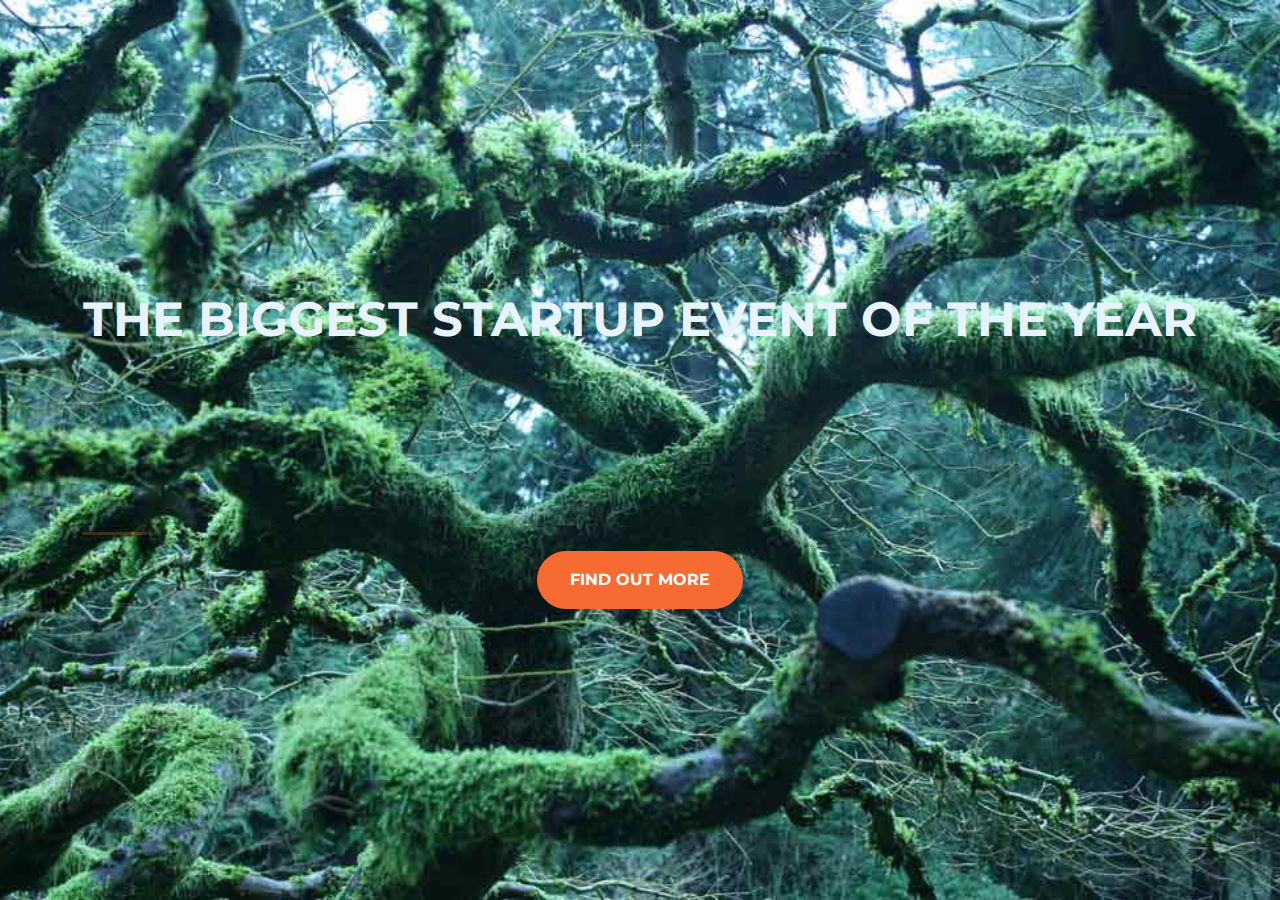
<file: index.html>
<!DOCTYPE html>
<html>
  <head>
    <title>Startup</title>
    <!-- Required meta tags -->
    <meta charset="utf-8" />
    <meta
      name="viewport"
      content="width=device-width, initial-scale=1, shrink-to-fit=no"
    />
    <!-- Google Fonts -->
    <link
      href="https://fonts.googleapis.com/css?family=Montserrat"
      rel="stylesheet"
    />

    <!-- Note that the below Bootstrap file is a specific version. If you grab the most
    current from Bootstrap website, you will see the button grow transition being a lot faster
    than in my video.  Use whichever style sheet you like best! -->
    <!-- Bootstrap CSS from a CDN. This way you don't have to include the bootstrap file yourself -->
    <!-- CSS only -->
    <link
      href="https://cdn.jsdelivr.net/npm/bootstrap@5.3.3/dist/css/bootstrap.min.css"
      rel="stylesheet"
      integrity="sha384-QWTKZyjpPEjISv5WaRU9OFeRpok6YctnYmDr5pNlyT2bRjXh0JMhjY6hW+ALEwIH"
      crossorigin="anonymous"
    />

    <!-- My own stylesheet -->
    <link href="style.css" rel="stylesheet" />
  </head>
  <body>
    <div
      class="container d-flex justify-content-center align-items-center h-100"
    >
      <div class="row">
        <header class="text-center col-12">
          <h1 class="text-uppercase">
            <strong>The biggest startup event of the year</strong>
          </h1>
        </header>
        <div class="buffer col-12"></div>
        <section class="text-center col-12">
          <hr />
          <a href="https://mailchi.mp/47ed91995d1d/follow-yellow-duck">
            <button class="btn btn-primary btn-xl">Find out more</button>
          </a>
        </section>
      </div>
    </div>
  </body>
</html>
</file>
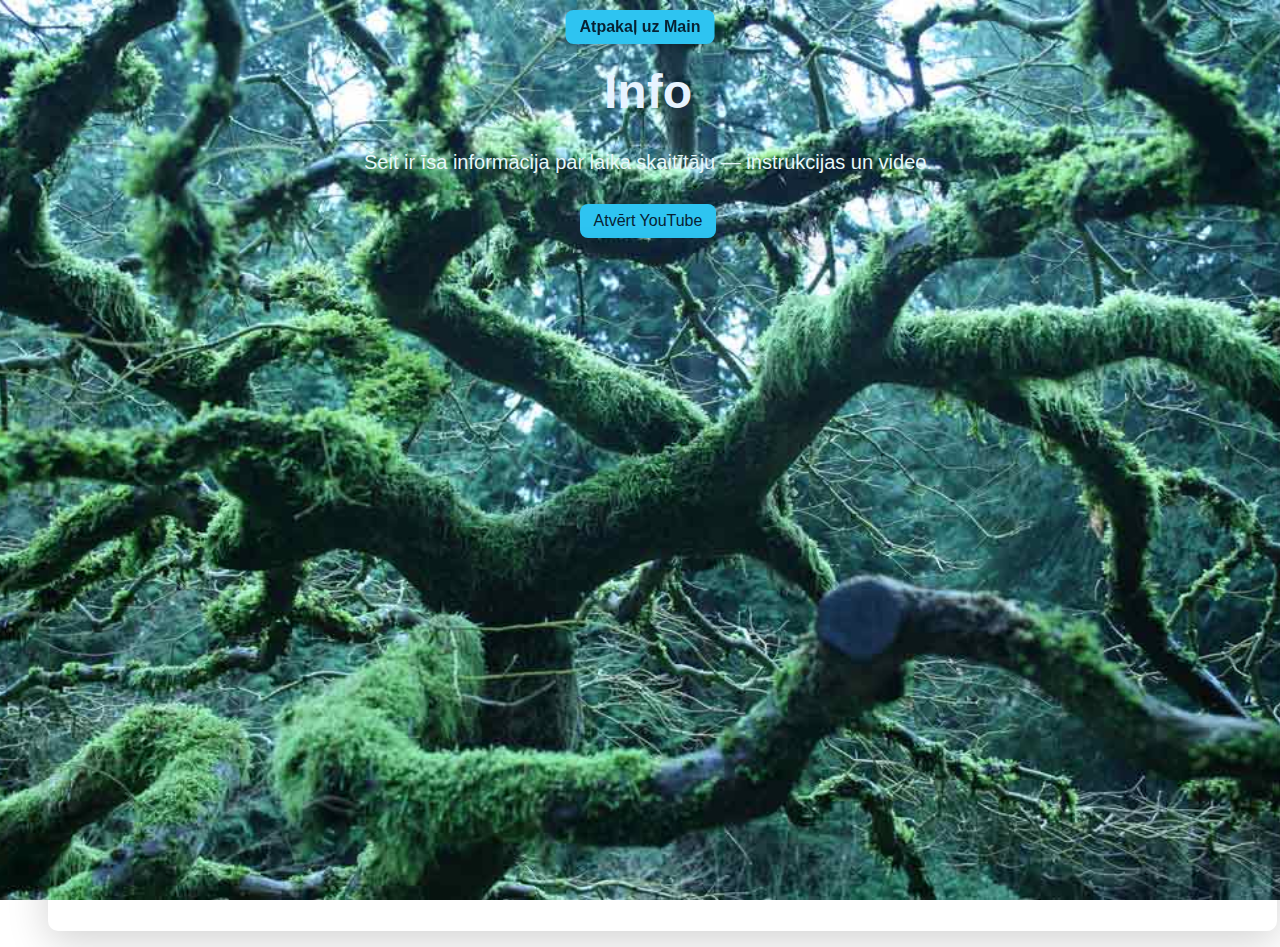
<file: info.html>
<!DOCTYPE html>
<html lang="en">
  <head>
    <meta charset="utf-8" />
    <meta name="viewport" content="width=device-width, initial-scale=1" />
    <title>Info — Laika skaitītājs</title>
    <link rel="stylesheet" href="style.css" />
    <style>
      /* Konteiners visam saturam */
      .info {
        max-width: 1200px;
        margin: 16px auto;
        padding: 16px;
        color: #fff;
        text-align: center;
      }

      /* Info teksts pašā augšā */
      .info-header {
        margin: 8px 0 18px;
        font-size: 1.25rem;
        color: #e6f7fb;
      }

      .back {
        display: inline-block;
        margin-top: 12px;
        padding: 8px 14px;
        background: #2ec4f1;
        color: #072233;
        border-radius: 8px;
        text-decoration: none;
      }

      /* Lielāks, responsīvs video konteiners (16:9) */
      .video-wrapper {
        position: relative;
        padding-bottom: 56.25%; /* 16:9 */
        height: 0;
        overflow: hidden;
        width: min(1400px, 96vw); /* palielināts */
        margin: 18px auto 0;
        border-radius: 10px;
        box-shadow: 0 10px 40px rgba(0, 0, 0, 0.18);
      }
      .video-wrapper iframe {
        position: absolute;
        top: 0;
        left: 0;
        width: 100%;
        height: 100%;
        border: 0;
      }

      /* Poga augšā atpakaļ uz Main */
      .top-back {
        position: fixed;
        top: 10px;
        left: 50%;
        transform: translateX(-50%);
        z-index: 1200;
        background: #2ec4f1;
        color: #072233;
        padding: 8px 14px;
        border-radius: 8px;
        text-decoration: none;
        font-weight: 600;
        box-shadow: 0 6px 18px rgba(0, 0, 0, 0.12);
      }
      .top-back:hover {
        transform: translateX(-50%) translateY(-2px);
        box-shadow: 0 10px 26px rgba(0, 0, 0, 0.16);
      }

      /* Mazāki ekrāni */
      @media (max-width: 700px) {
        .info-header {
          font-size: 1rem;
          margin-top: 6px;
        }
        .video-wrapper {
          width: 96vw;
        }
      }
    </style>
  </head>
  <body>
    <!-- Poga augšā -->
    <a class="top-back" href="index.html">Atpakaļ uz Main</a>

    <div class="info">
      <!-- Info teksts augšā -->
      <h1>Info</h1>
      <div class="info-header">
        Šeit ir īsa informācija par laika skaitītāju — instrukcijas un video.
      </div>

      <!-- Poga, kas atver video jaunā cilnē -->
      <a
        class="back"
        href="https://www.youtube.com/watch?v=tybOi4hjZFQ"
        target="_blank"
        rel="noopener"
        >Atvērt YouTube</a
      >

      <!-- Iebūvētais (embed) YouTube video -->
      <div class="video-wrapper" aria-hidden="false">
        <iframe
          src="https://www.youtube.com/embed/tybOi4hjZFQ"
          title="YouTube video"
          allow="accelerometer; autoplay; clipboard-write; encrypted-media; gyroscope; picture-in-picture"
          allowfullscreen
        ></iframe>
      </div>
    </div>
  </body>
</html>
</file>
<file: style.css>
body,
html {
  width: 100%;
  height: 100%;
  font-family: 'Montserrat', sans-serif;
  background: url(bg.jpg) no-repeat center center fixed; 
  -webkit-background-size: cover;
  -moz-background-size: cover;
  -o-background-size: cover;
  background-size: cover;
}

h1 {
font-size: 3rem;
color: #e7f3ff;
}

hr {
  border-color:#f76f33;
  border-width: 3px;
  max-width: 65px;
}
.buffer {
  height: 10rem;
}

.btn {
  font-weight: 700;
  border-radius: 200px;
text-transform: uppercase;
}

.btn-xl {
  padding: 1rem 2rem;
}

.btn-primary {
  background-color: #f76b33;
  border-color:#f76b33;
}
.btn-primary:hover {
  background-color: #ec792def;
  border-color:#f76b33;
  border-width: 4px;

}
</file>
